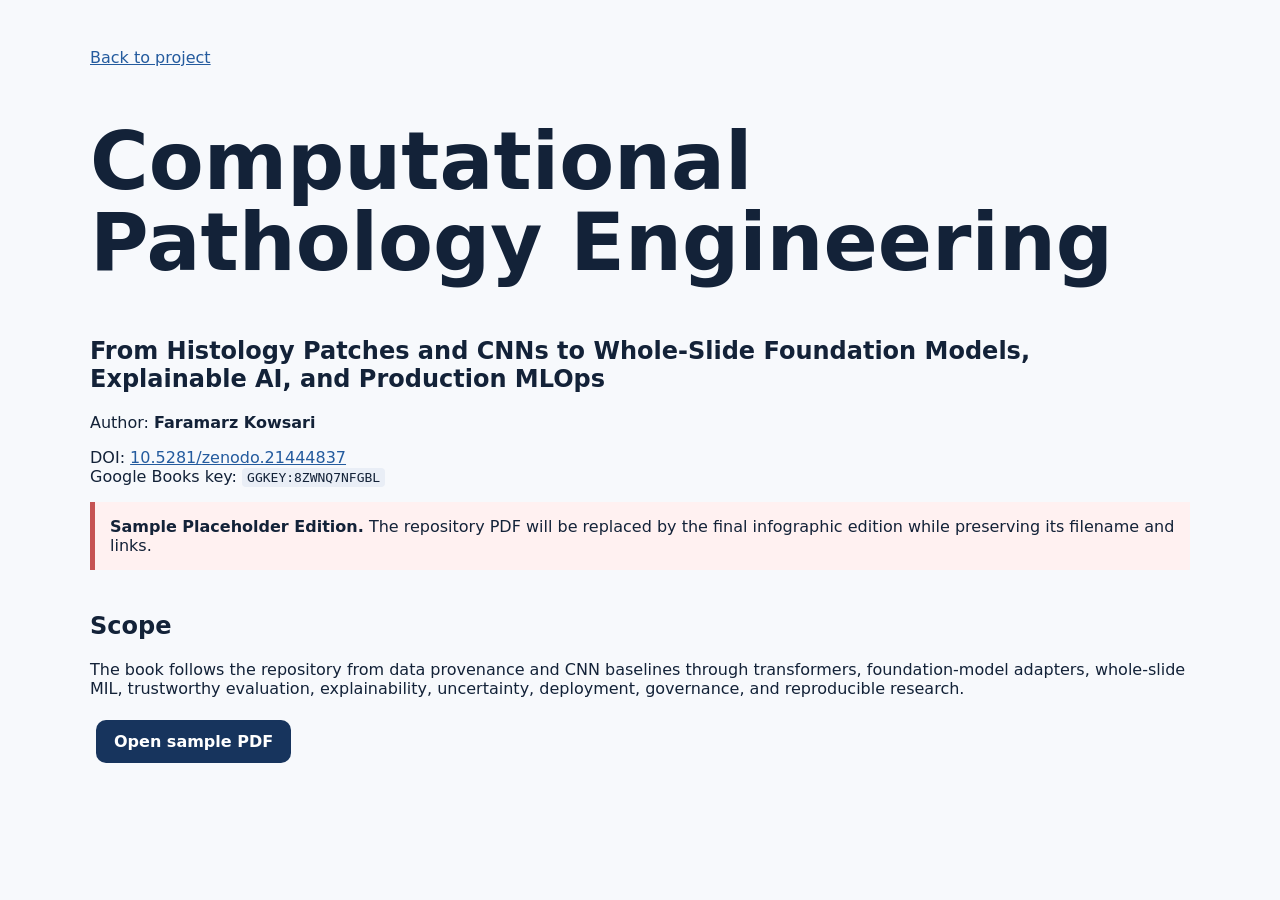
<file: book.html>
<!doctype html><html lang="en"><head><meta charset="utf-8"><meta name="viewport" content="width=device-width,initial-scale=1"><title>Computational Pathology Engineering | Faramarz Kowsari</title><meta name="description" content="Companion book for the Computational Pathology AI Lab."><link rel="canonical" href="https://FaramarzKowsari.github.io/computational-pathology-ai-lab/book.html"><link rel="stylesheet" href="style.css"></head><body><main class="wrap"><p><a href="index.html">Back to project</a></p><h1>Computational Pathology Engineering</h1><h2>From Histology Patches and CNNs to Whole-Slide Foundation Models, Explainable AI, and Production MLOps</h2><p>Author: <strong>Faramarz Kowsari</strong></p><p>DOI: <a href="https://doi.org/10.5281/zenodo.21444837">10.5281/zenodo.21444837</a><br>Google Books key: <code>GGKEY:8ZWNQ7NFGBL</code></p><div class="notice"><strong>Sample Placeholder Edition.</strong> The repository PDF will be replaced by the final infographic edition while preserving its filename and links.</div><h2>Scope</h2><p>The book follows the repository from data provenance and CNN baselines through transformers, foundation-model adapters, whole-slide MIL, trustworthy evaluation, explainability, uncertainty, deployment, governance, and reproducible research.</p><p><a class="button" style="background:#17345d;color:white" href="assets/computational-pathology-engineering.pdf">Open sample PDF</a></p></main></body></html>
</file>
<file: style.css>
:root{font-family:Inter,system-ui,sans-serif;color:#132238;background:#f7f9fc}body{margin:0}.wrap{max-width:1100px;margin:auto;padding:32px}.hero{background:linear-gradient(135deg,#0d2447,#425f87);color:white;padding:72px 0}.eyebrow{text-transform:uppercase;letter-spacing:.12em;font-weight:700}.grid{display:grid;grid-template-columns:repeat(auto-fit,minmax(220px,1fr));gap:18px}.card{background:white;padding:22px;border-radius:16px;box-shadow:0 8px 30px #18304b18}.button{display:inline-block;padding:12px 18px;background:#fff;color:#17345d;border-radius:10px;text-decoration:none;font-weight:700;margin:6px}.dark{background:#132238;color:#fff;padding:40px 0}a{color:#245b9e}code{background:#e9eef6;padding:2px 5px;border-radius:4px}.notice{border-left:5px solid #c65353;padding:15px;background:#fff1f1}footer{padding:30px 0}.meta{opacity:.8}h1{font-size:clamp(2.4rem,7vw,5rem);line-height:1.02}h2{margin-top:42px}
</file>
